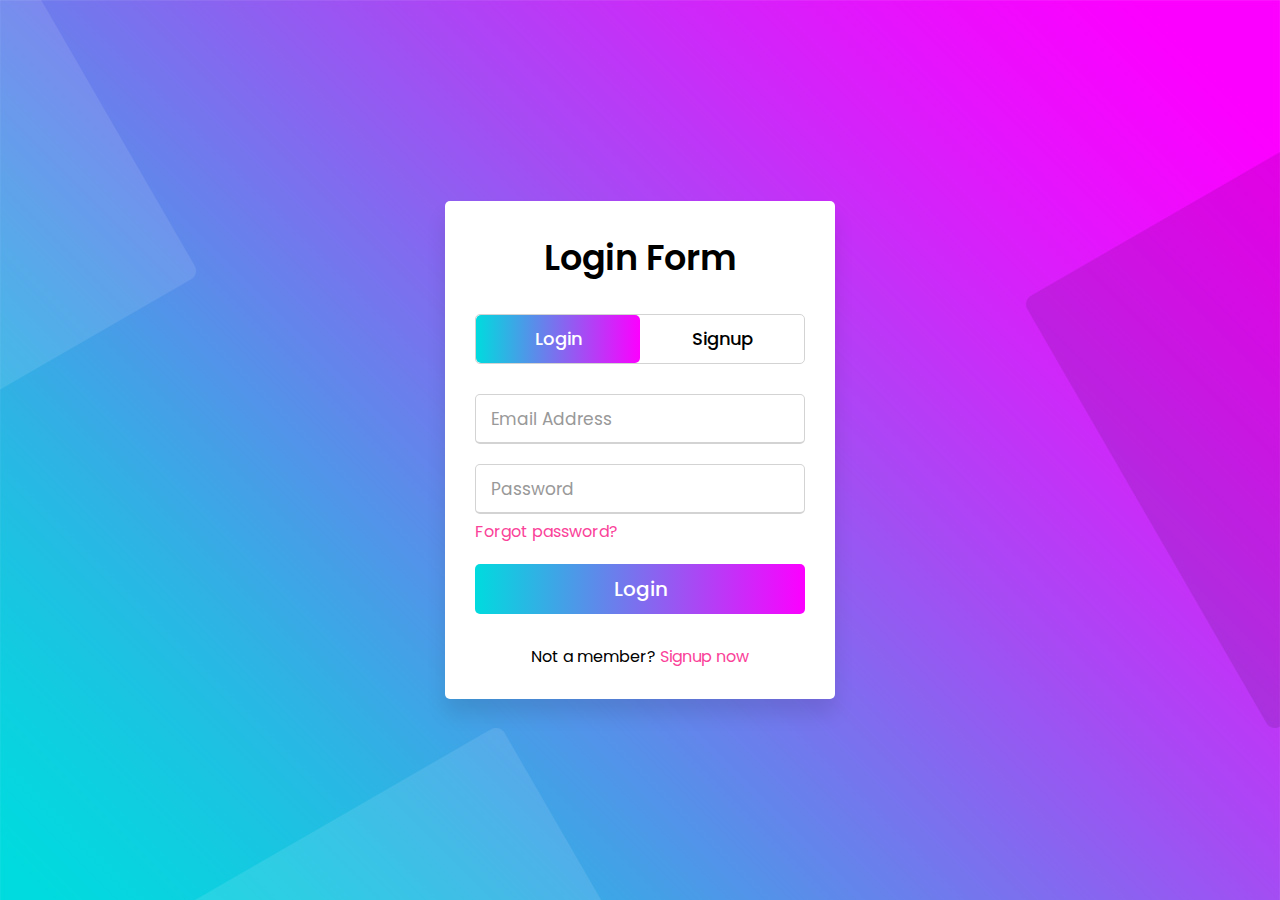
<file: index-login page.html>
<!DOCTYPE html>
<html lang="en" dir="ltr">
  <head>
    <meta charset="utf-8">
    <title>MusicMania</title>
    <link rel="icon" type="image/x-icon" href="favicon.ico">
    <link rel="stylesheet" href="style-login.css">
    <meta name="viewport" content="width=device-width, initial-scale=1.0">
  </head>
  <body>
    <div class="wrapper">
      <div class="title-text">
        <div class="title login">Login Form</div>
        <div class="title signup">Signup Form</div>
      </div>
      <div class="form-container">
        <div class="slide-controls">
          <input type="radio" name="slide" id="login" checked>
          <input type="radio" name="slide" id="signup">
          <label for="login" class="slide login">Login</label>
          <label for="signup" class="slide signup">Signup</label>
          <div class="slider-tab"></div>
        </div>
        <div class="form-inner">
          <form action="#" class="login">
            <div class="field">
              <input type="email" placeholder="Email Address" required>
            </div>
            <div class="field">
              <input type="password" placeholder="Password" required>
            </div>
            <div class="pass-link"><a href="#">Forgot password?</a></div>
            <div class="field btn">
              <div class="btn-layer"></div>
              <input type="submit" value="Login">
            </div>
            <div class="signup-link">Not a member? <a href="">Signup now</a></div>
          </form>
          <form action="#" class="signup">
            <div class="field">
              <input type="email" placeholder="Email Address" required>
            </div>
            <div class="field">
              <input type="password" placeholder="Password" required>
            </div>
            <div class="field">
              <input type="password" placeholder="Confirm password" required>
            </div>
           <div class="field btn">
              <div class="btn-layer"></div>
              <input type="submit" value="Signup">
            </div>
          </form>
        </div>
      </div>
    </div>

    <script>
      const loginText = document.querySelector(".title-text .login");
      const loginForm = document.querySelector("form.login");
      const loginBtn = document.querySelector("label.login");
      const signupBtn = document.querySelector("label.signup");
      const signupLink = document.querySelector("form .signup-link a");
      signupBtn.onclick = (()=>{
        loginForm.style.marginLeft = "-50%";
        loginText.style.marginLeft = "-50%";
      });
      loginBtn.onclick = (()=>{
        loginForm.style.marginLeft = "0%";
        loginText.style.marginLeft = "0%";
      });
      signupLink.onclick = (()=>{
        signupBtn.click();
        return false;
      });

    </script>

  </body>
</html>
</file>
<file: style-login.css>
@import url('https://fonts.googleapis.com/css?family=Poppins:400,500,600,700&display=swap');
*{
  margin: 0;
  padding: 0;
  box-sizing: border-box;
  font-family: 'Poppins', sans-serif;
}
html,body{
  display: grid;
  height: 100%;
  width: 100%;
  place-items: center;
  background: url(bg-li.jpg);
}
::selection{
  background: #fa4299;
  color: #fff;
}
.wrapper{
  overflow: hidden;
  max-width: 390px;
  background: #fff;
  padding: 30px;
  border-radius: 5px;
  box-shadow: 0px 15px 20px rgba(0,0,0,0.1);
}
.wrapper .title-text{
  display: flex;
  width: 200%;
}
.wrapper .title{
  width: 50%;
  font-size: 35px;
  font-weight: 600;
  text-align: center;
  transition: all 0.6s cubic-bezier(0.68,-0.55,0.265,1.55);
}
.wrapper .slide-controls{
  position: relative;
  display: flex;
  height: 50px;
  width: 100%;
  overflow: hidden;
  margin: 30px 0 10px 0;
  justify-content: space-between;
  border: 1px solid lightgrey;
  border-radius: 5px;
}
.slide-controls .slide{
  height: 100%;
  width: 100%;
  color: #fff;
  font-size: 18px;
  font-weight: 500;
  text-align: center;
  line-height: 48px;
  cursor: pointer;
  z-index: 1;
  transition: all 0.6s ease;
}
.slide-controls label.signup{
  color: #000;
}
.slide-controls .slider-tab{
  position: absolute;
  height: 100%;
  width: 50%;
  left: 0;
  z-index: 0;
  border-radius: 5px;
  background: -webkit-linear-gradient(right,#fc00ff,#00dbde);
  transition: all 0.6s cubic-bezier(0.68,-0.55,0.265,1.55);
}
input[type="radio"]{
  display: none;
}
#signup:checked ~ .slider-tab{
  left: 50%;
}
#signup:checked ~ label.signup{
  color: #fff;
  cursor: default;
  user-select: none;
}
#signup:checked ~ label.login{
  color: #000;
}
#login:checked ~ label.signup{
  color: #000;
}
#login:checked ~ label.login{
  cursor: default;
  user-select: none;
}
.wrapper .form-container{
  width: 100%;
  overflow: hidden;
}
.form-container .form-inner{
  display: flex;
  width: 200%;
}
.form-container .form-inner form{
  width: 50%;
  transition: all 0.6s cubic-bezier(0.68,-0.55,0.265,1.55);
}
.form-inner form .field{
  height: 50px;
  width: 100%;
  margin-top: 20px;
}
.form-inner form .field input{
  height: 100%;
  width: 100%;
  outline: none;
  padding-left: 15px;
  border-radius: 5px;
  border: 1px solid lightgrey;
  border-bottom-width: 2px;
  font-size: 17px;
  transition: all 0.3s ease;
}
.form-inner form .field input:focus{
  border-color: #fc83bb;
  /* box-shadow: inset 0 0 3px #fb6aae; */
}
.form-inner form .field input::placeholder{
  color: #999;
  transition: all 0.3s ease;
}
form .field input:focus::placeholder{
  color: #b3b3b3;
}
.form-inner form .pass-link{
  margin-top: 5px;
}
.form-inner form .signup-link{
  text-align: center;
  margin-top: 30px;
}
.form-inner form .pass-link a,
.form-inner form .signup-link a{
  color: #fa4299;
  text-decoration: none;
}
.form-inner form .pass-link a:hover,
.form-inner form .signup-link a:hover{
  text-decoration: underline;
}
form .btn{
  height: 50px;
  width: 100%;
  border-radius: 5px;
  position: relative;
  overflow: hidden;
}
form .btn .btn-layer{
  height: 100%;
  width: 300%;
  position: absolute;
  left: -100%;
  background: -webkit-linear-gradient(right,#00dbde,#fc00ff,#00dbde,#fc00ff);
  border-radius: 5px;
  transition: all 0.4s ease;;
}
form .btn:hover .btn-layer{
  left: 0;
}
form .btn input[type="submit"]{
  height: 100%;
  width: 100%;
  z-index: 1;
  position: relative;
  background: none;
  border: none;
  color: #fff;
  padding-left: 0;
  border-radius: 5px;
  font-size: 20px;
  font-weight: 500;
  cursor: pointer;
}
</file>
